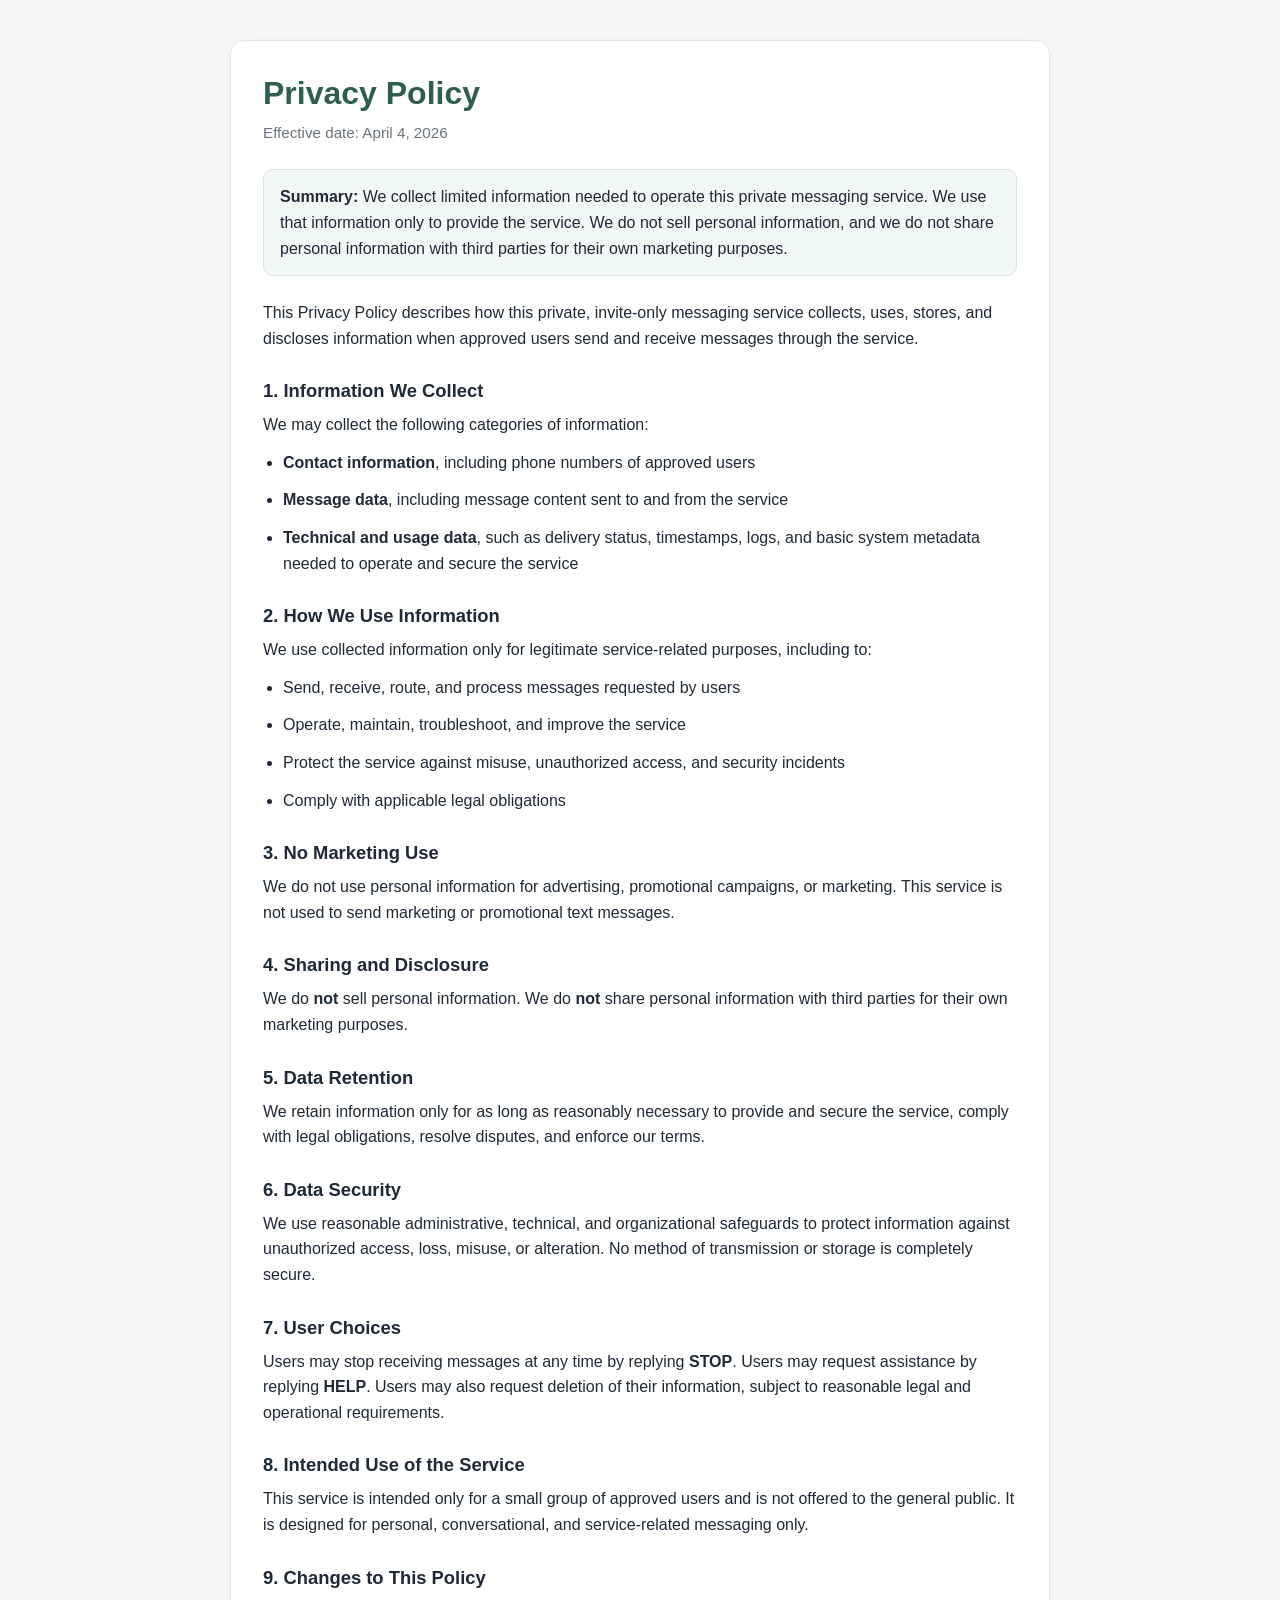
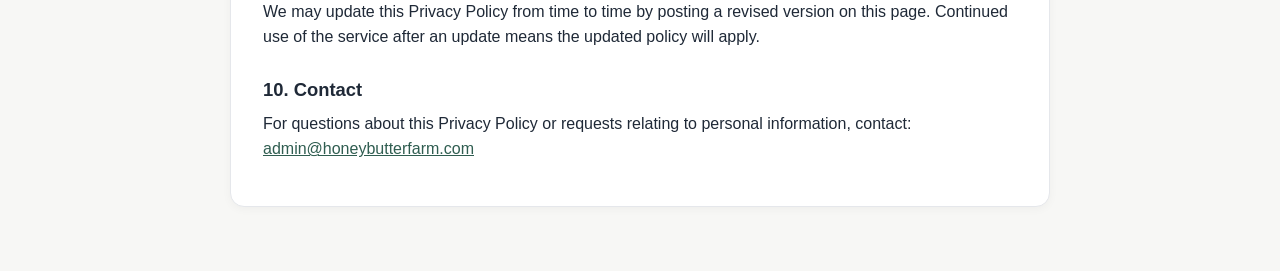
<file: privacy.html>
<!DOCTYPE html>
<html lang="en">
<head>
  <meta charset="UTF-8" />
  <meta name="viewport" content="width=device-width, initial-scale=1.0" />
  <title>Privacy Policy</title>
  <meta name="description" content="Privacy Policy for a private, invite-only household messaging service." />
  <style>
    :root {
      --bg: #f7f7f5;
      --card: #ffffff;
      --text: #1f2937;
      --muted: #6b7280;
      --border: #e5e7eb;
      --accent: #2f5d50;
    }
    * { box-sizing: border-box; }
    body {
      margin: 0;
      font-family: Arial, Helvetica, sans-serif;
      line-height: 1.6;
      color: var(--text);
      background: var(--bg);
    }
    .wrap {
      max-width: 860px;
      margin: 0 auto;
      padding: 40px 20px 64px;
    }
    .card {
      background: var(--card);
      border: 1px solid var(--border);
      border-radius: 14px;
      padding: 32px;
      box-shadow: 0 2px 10px rgba(0,0,0,0.04);
    }
    h1, h2 {
      line-height: 1.25;
      margin-top: 0;
    }
    h1 {
      color: var(--accent);
      margin-bottom: 8px;
      font-size: 2rem;
    }
    h2 {
      margin-top: 28px;
      margin-bottom: 10px;
      font-size: 1.15rem;
    }
    p, li {
      margin: 0 0 12px 0;
    }
    .meta {
      color: var(--muted);
      margin-bottom: 24px;
      font-size: 0.95rem;
    }
    ul {
      padding-left: 20px;
      margin: 0 0 8px 0;
    }
    a { color: var(--accent); }
    footer {
      margin-top: 28px;
      color: var(--muted);
      font-size: 0.92rem;
    }
    .notice {
      background: #f3f7f5;
      border: 1px solid #d7e5df;
      border-radius: 10px;
      padding: 14px 16px;
      margin: 20px 0 24px;
    }
  </style>
</head>
<body>
  <main class="wrap">
    <section class="card">
      <h1>Privacy Policy</h1>
      <p class="meta">Effective date: April 4, 2026</p>

      <div class="notice">
        <strong>Summary:</strong> We collect limited information needed to operate this private messaging service.
        We use that information only to provide the service. We do not sell personal information, and we do not
        share personal information with third parties for their own marketing purposes.
      </div>

      <p>
        This Privacy Policy describes how this private, invite-only messaging service collects,
        uses, stores, and discloses information when approved users send and receive messages
        through the service.
      </p>

      <h2>1. Information We Collect</h2>
      <p>We may collect the following categories of information:</p>
      <ul>
        <li><strong>Contact information</strong>, including phone numbers of approved users</li>
        <li><strong>Message data</strong>, including message content sent to and from the service</li>
        <li><strong>Technical and usage data</strong>, such as delivery status, timestamps, logs, and basic system metadata needed to operate and secure the service</li>
      </ul>

      <h2>2. How We Use Information</h2>
      <p>We use collected information only for legitimate service-related purposes, including to:</p>
      <ul>
        <li>Send, receive, route, and process messages requested by users</li>
        <li>Operate, maintain, troubleshoot, and improve the service</li>
        <li>Protect the service against misuse, unauthorized access, and security incidents</li>
        <li>Comply with applicable legal obligations</li>
      </ul>

      <h2>3. No Marketing Use</h2>
      <p>
        We do not use personal information for advertising, promotional campaigns, or marketing.
        This service is not used to send marketing or promotional text messages.
      </p>

      <h2>4. Sharing and Disclosure</h2>
      <p>
        We do <strong>not</strong> sell personal information. We do <strong>not</strong> share personal information
        with third parties for their own marketing purposes.
      </p>
      
      <h2>5. Data Retention</h2>
      <p>
        We retain information only for as long as reasonably necessary to provide and secure the service,
        comply with legal obligations, resolve disputes, and enforce our terms.
      </p>

      <h2>6. Data Security</h2>
      <p>
        We use reasonable administrative, technical, and organizational safeguards to protect information
        against unauthorized access, loss, misuse, or alteration. No method of transmission or storage is completely secure.
      </p>

      <h2>7. User Choices</h2>
      <p>
        Users may stop receiving messages at any time by replying <strong>STOP</strong>. Users may request
        assistance by replying <strong>HELP</strong>. Users may also request deletion of their information,
        subject to reasonable legal and operational requirements.
      </p>

      <h2>8. Intended Use of the Service</h2>
      <p>
        This service is intended only for a small group of approved users and is not offered to the general public.
        It is designed for personal, conversational, and service-related messaging only.
      </p>

      <h2>9. Changes to This Policy</h2>
      <p>
        We may update this Privacy Policy from time to time by posting a revised version on this page.
        Continued use of the service after an update means the updated policy will apply.
      </p>

      <h2>10. Contact</h2>
      <p>
        For questions about this Privacy Policy or requests relating to personal information,
        contact: <a href="mailto:admin@honeybutterfarm.com">admin@honeybutterfarm.com</a>
      </p>

    </section>
  </main>
</body>
</html>
</file>
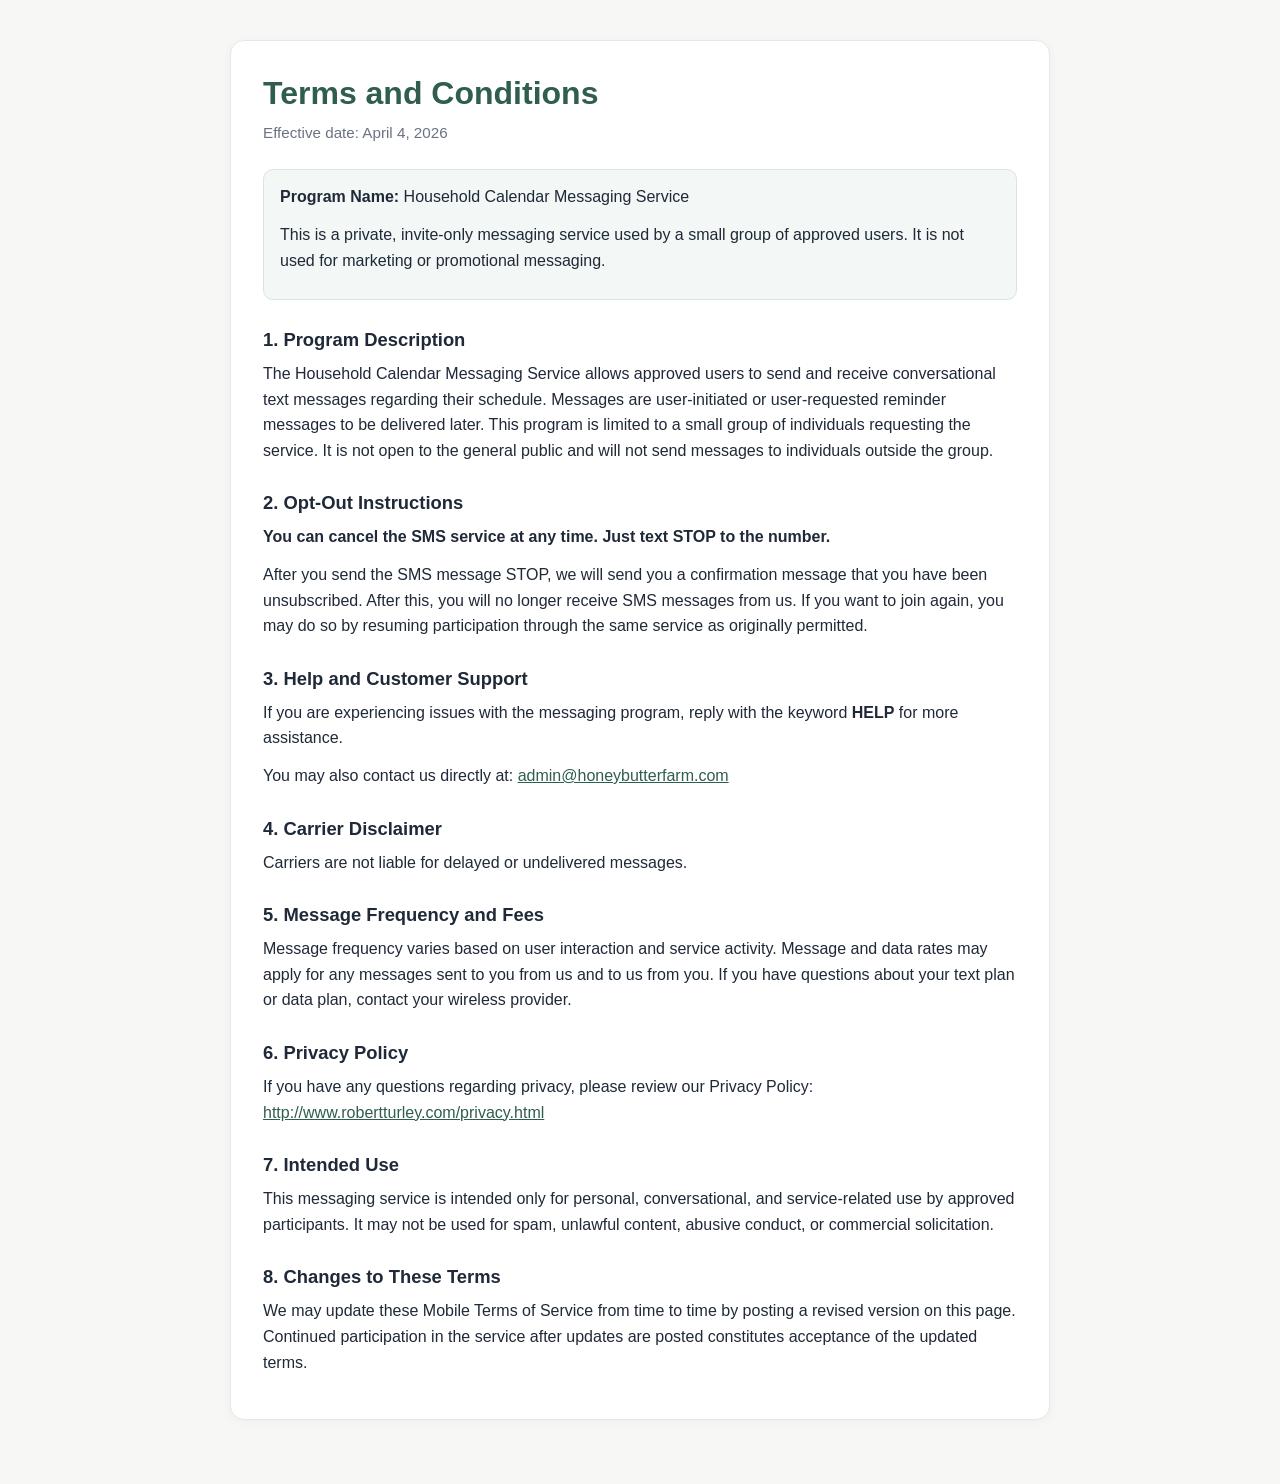
<file: terms-and-conditions.html>
<!DOCTYPE html>
<html lang="en">
<head>
  <meta charset="UTF-8" />
  <meta name="viewport" content="width=device-width, initial-scale=1.0" />
  <title>Terms of Service</title>
  <meta name="description" content="Mobile Terms of Service for a private, invite-only household messaging service." />
  <style>
    :root {
      --bg: #f7f7f5;
      --card: #ffffff;
      --text: #1f2937;
      --muted: #6b7280;
      --border: #e5e7eb;
      --accent: #2f5d50;
    }
    * { box-sizing: border-box; }
    body {
      margin: 0;
      font-family: Arial, Helvetica, sans-serif;
      line-height: 1.6;
      color: var(--text);
      background: var(--bg);
    }
    .wrap {
      max-width: 860px;
      margin: 0 auto;
      padding: 40px 20px 64px;
    }
    .card {
      background: var(--card);
      border: 1px solid var(--border);
      border-radius: 14px;
      padding: 32px;
      box-shadow: 0 2px 10px rgba(0,0,0,0.04);
    }
    h1, h2 {
      line-height: 1.25;
      margin-top: 0;
    }
    h1 {
      color: var(--accent);
      margin-bottom: 8px;
      font-size: 2rem;
    }
    h2 {
      margin-top: 28px;
      margin-bottom: 10px;
      font-size: 1.15rem;
    }
    p, li {
      margin: 0 0 12px 0;
    }
    .meta {
      color: var(--muted);
      margin-bottom: 24px;
      font-size: 0.95rem;
    }
    a { color: var(--accent); }
    .notice {
      background: #f3f7f5;
      border: 1px solid #d7e5df;
      border-radius: 10px;
      padding: 14px 16px;
      margin: 20px 0 24px;
    }
    .important {
      font-weight: 700;
    }
    footer {
      margin-top: 28px;
      color: var(--muted);
      font-size: 0.92rem;
    }
  </style>
</head>
<body>
  <main class="wrap">
    <section class="card">
      <h1>Terms and Conditions</h1>
      <p class="meta">Effective date: April 4, 2026</p>

      <div class="notice">
        <p><strong>Program Name:</strong> Household Calendar Messaging Service</p>
        <p>
          This is a private, invite-only messaging service used by a small group of approved users.
          It is not used for marketing or promotional messaging.
        </p>
      </div>

      <h2>1. Program Description</h2>
      <p>
        The Household Calendar Messaging Service allows approved users to send and receive conversational
        text messages regarding their schedule. Messages are user-initiated or user-requested reminder messages to be delivered later. This program is limited to a small group of individuals requesting the service. It is not
        open to the general public and will not send messages to individuals outside the group.
      </p>

      <h2>2. Opt-Out Instructions</h2>
      <p class="important">
        You can cancel the SMS service at any time. Just text STOP to the number.
      </p>
      <p>
        After you send the SMS message STOP, we will send you a confirmation message that you have
        been unsubscribed. After this, you will no longer receive SMS messages from us. If you want
        to join again, you may do so by resuming participation through the same service as originally permitted.
      </p>

      <h2>3. Help and Customer Support</h2>
      <p>
        If you are experiencing issues with the messaging program, reply with the keyword
        <strong>HELP</strong> for more assistance.
      </p>
      <p>
        You may also contact us directly at:
        <a href="mailto:admin@honeybutterfarm.com">admin@honeybutterfarm.com</a>
      </p>

      <h2>4. Carrier Disclaimer</h2>
      <p>
        Carriers are not liable for delayed or undelivered messages.
      </p>

      <h2>5. Message Frequency and Fees</h2>
      <p>
        Message frequency varies based on user interaction and service activity.
        Message and data rates may apply for any messages sent to you from us and to us from you.
        If you have questions about your text plan or data plan, contact your wireless provider.
      </p>

      <h2>6. Privacy Policy</h2>
      <p>
        If you have any questions regarding privacy, please review our Privacy Policy:
        <a href="http://www.robertturley.com/privacy.html">http://www.robertturley.com/privacy.html</a>
      </p>

      <h2>7. Intended Use</h2>
      <p>
        This messaging service is intended only for personal, conversational, and service-related
        use by approved participants. It may not be used for spam, unlawful content, abusive conduct,
        or commercial solicitation.
      </p>

      <h2>8. Changes to These Terms</h2>
      <p>
        We may update these Mobile Terms of Service from time to time by posting a revised version on this page.
        Continued participation in the service after updates are posted constitutes acceptance of the updated terms.
      </p>

    </section>
  </main>
</body>
</html>
</file>
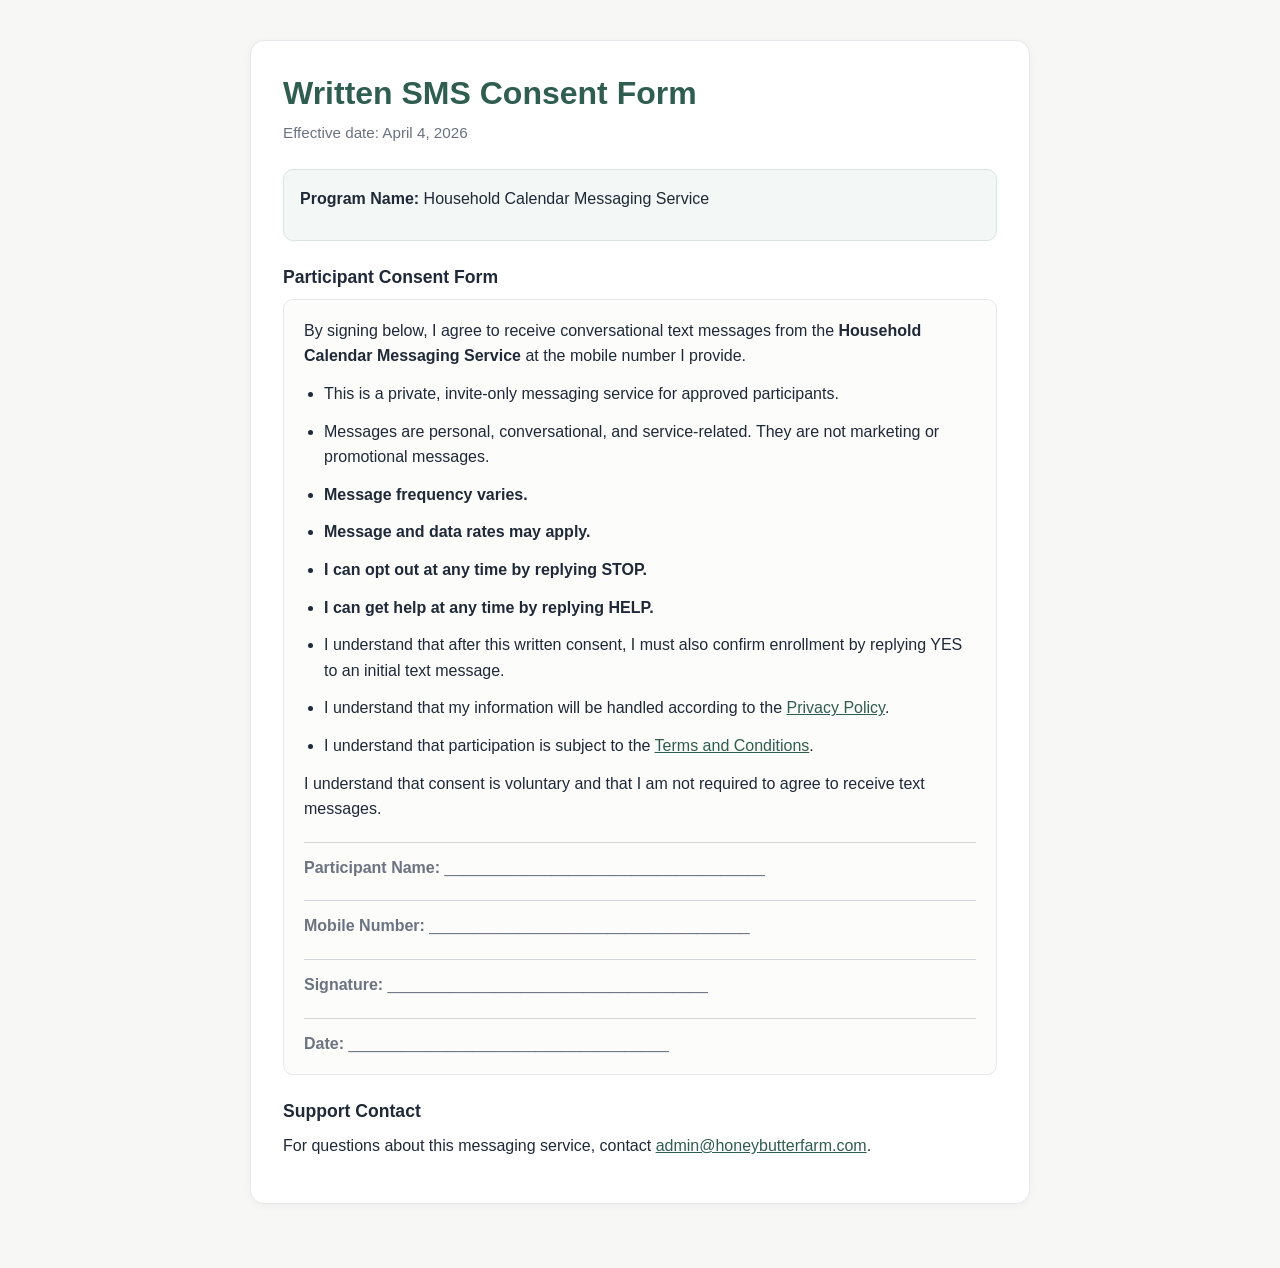
<file: written-sms-consent-form.html>
<!DOCTYPE html>
<html lang="en">
<head>
  <meta charset="UTF-8" />
  <meta name="viewport" content="width=device-width, initial-scale=1.0" />
  <title>Written SMS Consent Form</title>
  <meta name="description" content="Written SMS consent form for the Household Messaging Service." />
  <style>
    :root {
      --bg: #f7f7f5;
      --card: #ffffff;
      --text: #1f2937;
      --muted: #6b7280;
      --border: #e5e7eb;
      --accent: #2f5d50;
    }
    * { box-sizing: border-box; }
    body {
      margin: 0;
      background: var(--bg);
      color: var(--text);
      font-family: Arial, Helvetica, sans-serif;
      line-height: 1.6;
    }
    .wrap {
      max-width: 820px;
      margin: 0 auto;
      padding: 40px 20px 64px;
    }
    .card {
      background: var(--card);
      border: 1px solid var(--border);
      border-radius: 14px;
      padding: 32px;
      box-shadow: 0 2px 10px rgba(0,0,0,0.04);
    }
    h1, h2 { line-height: 1.25; margin-top: 0; }
    h1 { color: var(--accent); margin-bottom: 8px; font-size: 2rem; }
    h2 { margin-top: 26px; margin-bottom: 10px; font-size: 1.1rem; }
    p, li { margin: 0 0 12px 0; }
    ul { padding-left: 20px; margin: 0 0 12px 0; }
    .meta { color: var(--muted); margin-bottom: 24px; font-size: 0.95rem; }
    .box {
      background: #f3f7f5;
      border: 1px solid #d7e5df;
      border-radius: 10px;
      padding: 16px;
      margin: 18px 0 24px;
    }
    .formbox {
      border: 1px solid var(--border);
      border-radius: 10px;
      padding: 18px 20px;
      background: #fcfcfb;
      margin-top: 10px;
    }
    .line {
      margin-top: 20px;
      padding-top: 12px;
      border-top: 1px solid #d1d5db;
      color: var(--muted);
      min-height: 24px;
    }
    a { color: var(--accent); }
    footer {
      margin-top: 28px;
      color: var(--muted);
      font-size: 0.92rem;
    }
    .strong { font-weight: 700; }
  </style>
</head>
<body>
  <main class="wrap">
    <section class="card">
      <h1>Written SMS Consent Form</h1>
      <p class="meta">Effective date: April 4, 2026</p>

      <div class="box">
        <p><strong>Program Name:</strong> Household Calendar Messaging Service</p>

      </div>

      <h2>Participant Consent Form</h2>
      <div class="formbox">
        <p>
          By signing below, I agree to receive conversational text messages from the
          <span class="strong">Household Calendar Messaging Service</span> at the mobile number I provide.
        </p>
        <ul>
          <li>This is a private, invite-only messaging service for approved participants.</li>
          <li>Messages are personal, conversational, and service-related. They are not marketing or promotional messages.</li>
          <li><strong>Message frequency varies.</strong></li>
          <li><strong>Message and data rates may apply.</strong></li>
          <li><strong>I can opt out at any time by replying STOP.</strong></li>
          <li><strong>I can get help at any time by replying HELP.</strong></li>
          <li>I understand that after this written consent, I must also confirm enrollment by replying YES to an initial text message.</li>
          <li>I understand that my information will be handled according to the <a href="https://honeybutterfarm.com/privacy">Privacy Policy</a>.</li>
          <li>I understand that participation is subject to the <a href="https://honeybutterfarm.com/terms-and-conditions">Terms and Conditions</a>.</li>
        </ul>
        <p>
          I understand that consent is voluntary and that I am not required to agree to receive text messages.
        </p>

        <div class="line"><strong>Participant Name:</strong> ____________________________________</div>
        <div class="line"><strong>Mobile Number:</strong> ____________________________________</div>
        <div class="line"><strong>Signature:</strong> ____________________________________</div>
        <div class="line"><strong>Date:</strong> ____________________________________</div>
      </div>

      <h2>Support Contact</h2>
      <p>
        For questions about this messaging service, contact
        <a href="mailto:admin@honeybutterfarm.com">admin@honeybutterfarm.com</a>.
      </p>

 
    </section>
  </main>
</body>
</html>
</file>
